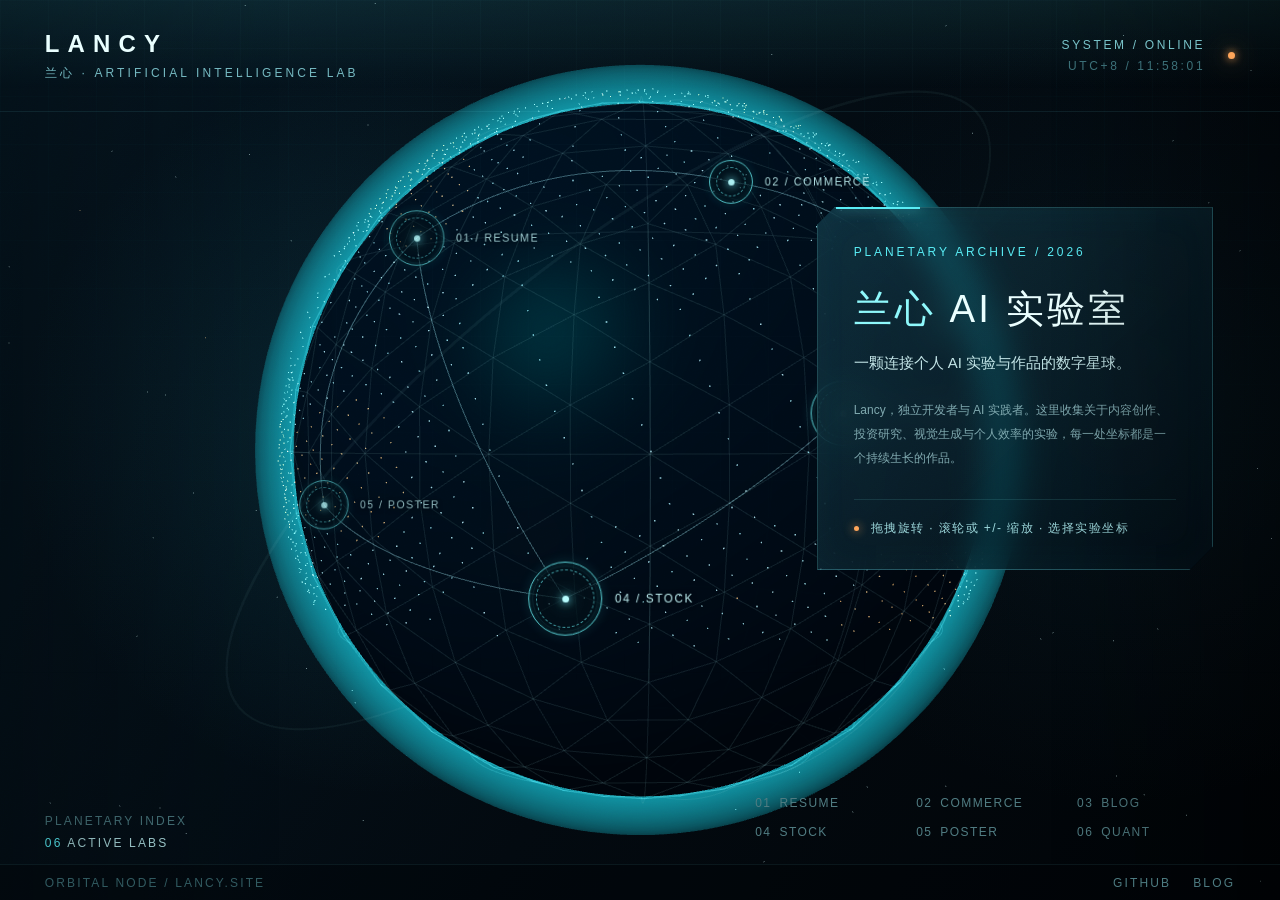
<file: index.html>
<!DOCTYPE html>
<html lang="zh-CN">
<head>
  <meta charset="UTF-8">
  <meta name="viewport" content="width=device-width, initial-scale=1.0, viewport-fit=cover">
  <meta name="theme-color" content="#041018">
  <title>Lancy · 兰心 AI 实验室</title>
  <meta name="description" content="Lancy 兰心 AI 实验室，以数字星球连接 AI 简历、内容创作、视觉生成、智能选股与量化研究等持续生长的个人实验。">
  <meta name="keywords" content="Lancy,兰心,AI实验室,AI简历助手,AI视频生成,AI选股器,AI海报生成,量化交易,AI工具">
  <meta name="author" content="Lancy">
  <meta name="robots" content="index, follow">
  <link rel="canonical" href="https://lancy.site/">

  <meta property="og:type" content="website">
  <meta property="og:url" content="https://lancy.site/">
  <meta property="og:title" content="Lancy · 兰心 AI 实验室">
  <meta property="og:description" content="一颗连接个人 AI 实验与作品的数字星球。">
  <meta property="og:image" content="https://lancy.site/images/og-image.png">
  <meta property="og:locale" content="zh_CN">
  <meta property="og:site_name" content="Lancy AI Lab">

  <meta name="twitter:card" content="summary_large_image">
  <meta name="twitter:title" content="Lancy · 兰心 AI 实验室">
  <meta name="twitter:description" content="探索内容创作、投资研究、视觉生成与个人效率的 AI 实验。">
  <meta name="twitter:image" content="https://lancy.site/images/og-image.png">

  <link rel="icon" type="image/svg+xml" href="data:image/svg+xml,%3Csvg xmlns='http://www.w3.org/2000/svg' viewBox='0 0 100 100'%3E%3Ccircle cx='50' cy='50' r='42' fill='none' stroke='%2354edf5' stroke-width='5'/%3E%3Ccircle cx='50' cy='50' r='11' fill='%23ffa65a'/%3E%3C/svg%3E">
  <link rel="stylesheet" href="styles.css">

  <script type="importmap">
  {
    "imports": {
      "three": "./vendor/three.module.min.js"
    }
  }
  </script>

  <script type="application/ld+json">
  {
    "@context": "https://schema.org",
    "@type": "WebSite",
    "name": "Lancy · 兰心 AI 实验室",
    "url": "https://lancy.site/",
    "description": "个人 AI 实验与作品集合",
    "author": {"@type":"Person","name":"Lancy","url":"https://github.com/robin-fc"}
  }
  </script>
  <script type="application/ld+json">
  {
    "@context": "https://schema.org",
    "@type": "ItemList",
    "name": "Lancy AI 实验列表",
    "itemListElement": [
      {"@type":"SoftwareApplication","position":1,"name":"AI 简历助手","url":"https://resume.lancy.site"},
      {"@type":"SoftwareApplication","position":2,"name":"电商生视频","url":"https://ecommerce.lancy.site"},
      {"@type":"SoftwareApplication","position":3,"name":"公众号优化","url":"https://blog.lancy.site"},
      {"@type":"SoftwareApplication","position":4,"name":"AI 选股器","url":"https://stock.lancy.site"},
      {"@type":"SoftwareApplication","position":5,"name":"AI 海报生成","url":"https://poster.lancy.site"},
      {"@type":"SoftwareApplication","position":6,"name":"AI 量化交易","url":"https://quant.lancy.site"}
    ]
  }
  </script>
</head>
<body>
  <div class="app" id="app" data-state="idle">
    <header class="topbar">
      <a class="brand" href="/" aria-label="Lancy 兰心 AI 实验室首页">
        <span class="brand-name">LANCY</span>
        <span class="brand-sub">兰心 · ARTIFICIAL INTELLIGENCE LAB</span>
      </a>
      <div class="system-status" aria-label="系统在线">
        <span class="status-copy">SYSTEM / ONLINE</span>
        <span class="status-light"></span>
        <time id="clock">UTC+8 / --:--:--</time>
      </div>
    </header>

    <main class="lab" id="lab">
      <div class="scene" id="scene" aria-hidden="true"></div>
      <div class="grid-plane" aria-hidden="true"></div>
      <div class="scanline" aria-hidden="true"></div>

      <section class="intro-panel hud-panel" aria-labelledby="main-heading">
        <span class="eyebrow">PLANETARY ARCHIVE / 2026</span>
        <h1 id="main-heading"><span>兰心</span> AI 实验室</h1>
        <p class="intro-lead">一颗连接个人 AI 实验与作品的数字星球。</p>
        <p class="intro-author">Lancy，独立开发者与 AI 实践者。这里收集关于内容创作、投资研究、视觉生成与个人效率的实验，每一处坐标都是一个持续生长的作品。</p>
        <div class="intro-command">
          <span class="command-dot"></span>
          <span>拖拽旋转 · 滚轮或 +/- 缩放 · 选择实验坐标</span>
        </div>
      </section>

      <div class="markers" id="markers" aria-label="星球实验地点"></div>

      <button class="portal-entry" id="portal-entry" type="button" aria-label="从上海进入兰心 AI 艺廊">
        <span class="portal-entry-pulse" aria-hidden="true"></span>
        <span class="portal-entry-copy">
          <b>SHANGHAI</b>
          <small>ENTER THE ARCHIVE</small>
        </span>
      </button>

      <section class="project-stage" id="project-stage" aria-live="polite" aria-hidden="true">
        <button class="close-project" id="close-project" type="button" aria-label="关闭项目预览">
          <span></span><span></span>
        </button>

        <article class="project-info hud-panel">
          <img class="project-info-bg" id="preview-fallback" src="images/stock.jpg" alt="" aria-hidden="true">
          <div class="project-info-shade" aria-hidden="true"></div>
          <div class="project-info-content">
            <span class="project-coordinate" id="project-coordinate">LAB COORDINATE 04</span>
            <h2 id="project-title">AI 选股器</h2>
            <p class="project-kicker" id="project-kicker">SIGNAL INTELLIGENCE</p>
            <div class="info-rule"></div>
            <p class="project-description" id="project-description"></p>
            <span class="capability-label">CAPABILITIES</span>
            <ul class="capability-list" id="capability-list"></ul>
            <a class="enter-project" id="enter-project" href="https://stock.lancy.site" target="_blank" rel="noopener noreferrer">
              <span>进入实验</span>
              <svg viewBox="0 0 24 24" aria-hidden="true"><path d="M7 4l8 8-8 8M15 12H2"/></svg>
            </a>
            <span class="lock-note">PROJECT SNAPSHOT / READ ONLY</span>
          </div>
        </article>
      </section>

      <nav class="lab-index" id="lab-index" aria-label="实验索引"></nav>
      <div class="planet-meta" aria-hidden="true">
        <span>PLANETARY INDEX</span>
        <strong><b id="active-count">06</b> ACTIVE LABS</strong>
      </div>
    </main>

    <footer class="footerbar">
      <span>ORBITAL NODE / LANCY.SITE</span>
      <nav aria-label="外部链接">
        <a href="https://github.com/robin-fc" target="_blank" rel="noopener noreferrer">GITHUB</a>
        <a href="https://robin-fc.github.io/" target="_blank" rel="noopener noreferrer">BLOG</a>
      </nav>
    </footer>

    <div class="loader" id="loader" role="status" aria-label="正在加载数字星球">
      <div class="loader-orbit"><span></span></div>
      <span class="loader-label">INITIALIZING PLANET</span>
    </div>

    <section class="portal-transition" id="portal-transition" aria-live="polite" aria-hidden="true">
      <div class="portal-flare" aria-hidden="true"></div>
      <div class="portal-progress-wrap">
        <span class="portal-kicker">SHANGHAI / 31.2304° N · 121.4737° E</span>
        <strong id="portal-status">定位上海坐标</strong>
        <div class="portal-progress" aria-hidden="true"><span id="portal-progress-bar"></span></div>
        <span class="portal-percent" id="portal-percent">00%</span>
      </div>
    </section>

    <section class="gallery-ui" id="gallery-ui" aria-hidden="true">
      <div class="gallery-title">
        <span>LANCY / PRIVATE ARCHIVE</span>
        <strong>AI 作品艺廊</strong>
      </div>
      <div class="gallery-greeting" id="gallery-greeting">你好，欢迎来到兰心实验室！请随便看看</div>
      <button class="gallery-switch" id="gallery-switch" type="button" aria-label="选择场景" aria-haspopup="true" aria-expanded="false"><img src="images/switch.svg" alt="" /></button>
      <div class="gallery-scene-menu" id="gallery-scene-menu" aria-label="场景列表" hidden>
        <button class="gallery-scene-option" type="button" data-scene-index="0" aria-label="切换到场景 1"><img src="images/1.png" alt="" /><span>1</span></button>
        <button class="gallery-scene-option" type="button" data-scene-index="1" aria-label="切换到场景 2"><img src="images/2.png" alt="" /><span>2</span></button>
        <button class="gallery-scene-option" type="button" data-scene-index="2" aria-label="切换到场景 3"><img src="images/3.png" alt="" /><span>3</span></button>
        <button class="gallery-scene-option" type="button" data-scene-index="3" aria-label="切换到场景 4"><img src="images/4.png" alt="" /><span>4</span></button>
      </div>
      <div class="gallery-coords" id="gallery-coords">x 0.00 y 0.00 z 0.00</div>
      <button class="gallery-back" id="gallery-back" type="button">
        <span aria-hidden="true">←</span> 返回星球
      </button>
      <div class="gallery-reticle" aria-hidden="true"><span></span></div>
      <div class="gallery-focus" id="gallery-focus" aria-live="polite">
        <span id="gallery-focus-lab">探索空间</span>
        <strong id="gallery-focus-title">靠近墙面作品并点击查看</strong>
        <small id="gallery-focus-action">WASD 移动 · 拖拽环视 · 滚轮或 +/- 缩放</small>
      </div>
      <div class="gallery-controls" aria-label="艺廊操作提示">
        <div class="key-grid" aria-hidden="true">
          <kbd>W</kbd><kbd>A</kbd><kbd>S</kbd><kbd>D</kbd>
        </div>
        <p><b>移动</b><span>拖拽环视 · 滚轮或 +/- 缩放 · Shift 慢跑 · E 打开展品</span></p>
      </div>
      <div class="mobile-stick" id="mobile-stick" aria-label="移动摇杆">
        <span id="mobile-stick-knob"></span>
      </div>
      <button class="mobile-run" id="mobile-run" type="button" aria-pressed="false">RUN</button>
    </section>

    <div class="gallery-error" id="gallery-error" role="alert" hidden>
      <strong>空间连接失败</strong>
      <p id="gallery-error-copy">模型暂时无法载入，请检查网络后重试。</p>
      <div>
        <button id="gallery-retry" type="button">重新载入</button>
        <button id="gallery-error-back" type="button">返回星球</button>
      </div>
    </div>
  </div>

  <noscript>
    <section class="noscript-fallback">
      <h1>Lancy · 兰心 AI 实验室</h1>
      <p>请启用 JavaScript 体验数字星球，或直接访问以下实验：</p>
      <a href="https://resume.lancy.site">AI 简历助手</a>
      <a href="https://ecommerce.lancy.site">电商生视频</a>
      <a href="https://blog.lancy.site">公众号优化</a>
      <a href="https://stock.lancy.site">AI 选股器</a>
      <a href="https://poster.lancy.site">AI 海报生成</a>
      <a href="https://quant.lancy.site">AI 量化交易</a>
    </section>
  </noscript>

  <script type="module" src="js/app.js"></script>
</body>
</html>
</file>
<file: styles.css>
:root {
  --ink: #eaffff;
  --muted: #8bb6bc;
  --dim: #46737b;
  --cyan: #59edf5;
  --cyan-soft: rgba(89, 237, 245, 0.28);
  --orange: #ffa65a;
  --night: #02080d;
  --panel: rgba(6, 24, 34, 0.72);
  --line: rgba(116, 239, 244, 0.2);
  --ease-orbit: cubic-bezier(0.22, 0.78, 0.24, 1);
}

* {
  box-sizing: border-box;
}

html {
  background: var(--night);
  color-scheme: dark;
}

body {
  margin: 0;
  min-width: 320px;
  min-height: 100vh;
  overflow: hidden;
  background: var(--night);
  color: var(--ink);
  font-family: "Bahnschrift", "Microsoft YaHei UI", "PingFang SC", sans-serif;
}

button,
a {
  -webkit-tap-highlight-color: transparent;
}

button {
  font: inherit;
}

button:focus-visible,
a:focus-visible {
  outline: 1px solid var(--orange);
  outline-offset: 5px;
}

.app {
  position: relative;
  width: 100vw;
  height: 100vh;
  height: 100dvh;
  min-height: 620px;
  overflow: hidden;
  overflow: clip;
  isolation: isolate;
  background:
    radial-gradient(circle at 30% 48%, rgba(32, 128, 150, 0.19), transparent 36%),
    radial-gradient(circle at 88% 46%, rgba(29, 81, 101, 0.15), transparent 32%),
    linear-gradient(125deg, #061722 0%, #030a10 58%, #010407 100%);
}

.app::before,
.app::after {
  position: absolute;
  z-index: 2;
  content: "";
  pointer-events: none;
}

.app::before {
  inset: 0;
  opacity: 0.33;
  background-image: url("data:image/svg+xml,%3Csvg xmlns='http://www.w3.org/2000/svg' width='140' height='140' viewBox='0 0 140 140'%3E%3Cfilter id='n'%3E%3CfeTurbulence type='fractalNoise' baseFrequency='.85' numOctaves='2' stitchTiles='stitch'/%3E%3C/filter%3E%3Crect width='100%25' height='100%25' filter='url(%23n)' opacity='.11'/%3E%3C/svg%3E");
  mix-blend-mode: soft-light;
}

.app::after {
  inset: 0;
  background: linear-gradient(90deg, rgba(0, 0, 0, 0.22), transparent 22%, transparent 82%, rgba(0, 0, 0, 0.3));
}

.topbar {
  position: absolute;
  z-index: 40;
  top: 0;
  left: 0;
  display: flex;
  width: 100%;
  height: 112px;
  align-items: center;
  justify-content: space-between;
  padding: 0 clamp(26px, 3.5vw, 64px);
  border-bottom: 1px solid rgba(112, 229, 235, 0.09);
  pointer-events: none;
}

.brand {
  display: flex;
  flex-direction: column;
  color: var(--ink);
  text-decoration: none;
  pointer-events: auto;
}

.brand-name {
  font-family: "Century Gothic", "Bahnschrift", sans-serif;
  font-size: 24px;
  font-weight: 700;
  letter-spacing: 0.34em;
}

.brand-sub {
  margin-top: 7px;
  color: #75b9c1;
  font-size: 12px;
  letter-spacing: 0.26em;
}

.system-status {
  display: grid;
  grid-template-columns: auto 14px;
  column-gap: 16px;
  align-items: center;
  justify-items: end;
  color: #79c4ca;
  font-size: 12px;
  letter-spacing: 0.22em;
}

.system-status time {
  grid-column: 1 / 2;
  margin-top: 7px;
  color: #3c7179;
}

.status-light {
  grid-row: 1 / 3;
  grid-column: 2;
  width: 7px;
  height: 7px;
  border-radius: 50%;
  background: var(--orange);
  box-shadow: 0 0 8px var(--orange), 0 0 22px rgba(255, 166, 90, 0.68);
  animation: status-pulse 2.4s ease-in-out infinite;
}

.lab {
  position: absolute;
  z-index: 1;
  inset: 0;
}

.scene,
.scene canvas {
  position: absolute;
  inset: 0;
  width: 100%;
  height: 100%;
}

.scene canvas {
  display: block;
}

.scene {
  opacity: 1;
  transition: opacity 1.05s var(--ease-orbit);
}

.app[data-state="portal-blackout"],
.app[data-state="gallery-reveal"] {
  background: #000;
}

.app[data-state="portal-blackout"] .scene,
.app[data-state="gallery-reveal"] .scene {
  opacity: 0;
  transition-duration: 0.42s;
}

.grid-plane {
  position: absolute;
  z-index: 0;
  inset: 0;
  opacity: 0.42;
  pointer-events: none;
  background-image:
    linear-gradient(rgba(92, 220, 228, 0.055) 1px, transparent 1px),
    linear-gradient(90deg, rgba(92, 220, 228, 0.055) 1px, transparent 1px);
  background-size: 48px 48px;
  mask-image: linear-gradient(to bottom, black, transparent 92%);
}

.scanline {
  position: absolute;
  z-index: 4;
  top: -10%;
  left: 0;
  width: 100%;
  height: 20%;
  opacity: 0.09;
  pointer-events: none;
  background: linear-gradient(to bottom, transparent, var(--cyan), transparent);
  animation: scan 8s linear infinite;
}

.hud-panel {
  border: 1px solid rgba(111, 235, 241, 0.24);
  background:
    linear-gradient(135deg, rgba(20, 58, 72, 0.66), rgba(4, 15, 23, 0.82)),
    linear-gradient(90deg, rgba(96, 236, 242, 0.04), transparent);
  box-shadow: inset 0 0 40px rgba(71, 208, 220, 0.035), 0 30px 80px rgba(0, 0, 0, 0.2);
  backdrop-filter: blur(16px) saturate(115%);
}

.intro-panel {
  position: absolute;
  z-index: 20;
  top: 23%;
  right: 5.2%;
  width: min(31vw, 460px);
  padding: 34px 36px 32px;
  clip-path: polygon(0 18px, 18px 0, 100% 0, 100% calc(100% - 24px), calc(100% - 24px) 100%, 0 100%);
  transition: opacity 0.5s ease, transform 0.7s var(--ease-orbit), visibility 0.5s;
}

.app[data-state="active"] .intro-panel {
  visibility: hidden;
  opacity: 0;
  transform: translateX(48px);
}

.intro-panel::before,
.project-info::before {
  position: absolute;
  top: -1px;
  left: 18px;
  width: 84px;
  height: 2px;
  content: "";
  background: var(--cyan);
  box-shadow: 0 0 12px rgba(89, 237, 245, 0.7);
}

.eyebrow,
.project-coordinate,
.capability-label {
  color: var(--cyan);
  font-size: 12px;
  letter-spacing: 0.24em;
}

.intro-panel h1 {
  margin: 24px 0 14px;
  font-size: clamp(30px, 3vw, 48px);
  font-weight: 300;
  letter-spacing: 0.08em;
}

.intro-panel h1 span {
  color: #8ef8fb;
  font-family: "STSong", "SimSun", serif;
  font-weight: 400;
}

.intro-lead {
  margin: 0 0 22px;
  color: #c3e6e8;
  font-size: 15px;
  line-height: 1.8;
}

.intro-author {
  margin: 0;
  color: #7fa9af;
  font-size: 12px;
  line-height: 2;
}

.intro-command {
  display: flex;
  margin-top: 29px;
  padding-top: 20px;
  align-items: center;
  gap: 12px;
  border-top: 1px solid rgba(108, 226, 232, 0.13);
  color: #9cd8dc;
  font-size: 12px;
  letter-spacing: 0.12em;
}

.command-dot,
.live-dot {
  display: inline-block;
  flex: 0 0 auto;
  width: 5px;
  height: 5px;
  border-radius: 50%;
  background: var(--orange);
  box-shadow: 0 0 10px var(--orange);
}

.markers {
  position: absolute;
  z-index: 18;
  inset: 0;
  pointer-events: none;
}

.location-marker {
  --marker-size: 52px;
  position: absolute;
  top: 0;
  left: 0;
  display: flex;
  width: var(--marker-size);
  height: var(--marker-size);
  padding: 0;
  align-items: center;
  justify-content: center;
  border: 0;
  border-radius: 50%;
  opacity: 0;
  color: #d8feff;
  background: rgba(3, 17, 25, 0.68);
  cursor: pointer;
  pointer-events: auto;
  transform: translate3d(
    calc(var(--marker-x, 0px) - 50%),
    calc(var(--marker-y, 0px) - 50%),
    0
  ) scale(var(--depth-scale, 1));
  transition: opacity 0.3s ease, filter 0.3s ease;
  will-change: transform, opacity;
}

.marker-ring,
.marker-ring::before,
.marker-ring::after {
  position: absolute;
  border-radius: 50%;
  content: "";
}

.marker-ring {
  inset: 1px;
  border: 1px solid rgba(105, 241, 247, 0.85);
  box-shadow: inset 0 0 10px rgba(67, 218, 226, 0.14), 0 0 14px rgba(67, 218, 226, 0.14);
}

.marker-ring::before {
  inset: 7px;
  border: 1px dashed rgba(105, 241, 247, 0.68);
  animation: marker-spin 15s linear infinite;
}

.marker-ring::after {
  inset: -8px;
  border: 1px solid rgba(105, 241, 247, 0.09);
  transform: scale(0.75);
  transition: transform 0.35s ease, opacity 0.35s ease;
}

.marker-core {
  width: 7px;
  height: 7px;
  border-radius: 50%;
  background: #b7fdff;
  box-shadow: 0 0 8px #73f4fa, 0 0 18px rgba(115, 244, 250, 0.8);
}

.marker-label {
  position: absolute;
  left: calc(100% + 12px);
  width: max-content;
  max-width: 150px;
  color: #bdeef0;
  font-size: 12px;
  letter-spacing: 0.14em;
  text-align: left;
  text-shadow: 0 2px 6px #001016;
  transition: color 0.3s, transform 0.3s;
}

.location-marker:hover .marker-ring::after,
.location-marker:focus-visible .marker-ring::after {
  opacity: 0.7;
  transform: scale(1.12);
}

.location-marker:hover .marker-label,
.location-marker:focus-visible .marker-label {
  color: white;
  transform: translateX(3px);
}

.location-marker.is-selected {
  z-index: 3;
  color: #fff3de;
  background: rgba(36, 25, 14, 0.76);
  filter: drop-shadow(0 0 12px rgba(255, 166, 90, 0.35));
}

.location-marker.is-selected .marker-ring {
  border-color: var(--orange);
  box-shadow: inset 0 0 12px rgba(255, 166, 90, 0.16), 0 0 18px rgba(255, 166, 90, 0.35);
}

.location-marker.is-selected .marker-ring::before,
.location-marker.is-selected .marker-ring::after {
  border-color: rgba(255, 177, 105, 0.7);
}

.location-marker.is-selected .marker-core {
  background: #ffd09e;
  box-shadow: 0 0 10px var(--orange), 0 0 22px rgba(255, 166, 90, 0.9);
}

.location-marker.is-selected .marker-label {
  color: #ffd09e;
}

.app[data-state="active"] .location-marker:not(.is-selected) {
  filter: saturate(0.6) brightness(0.55);
}

.project-stage {
  position: absolute;
  z-index: 16;
  top: 18%;
  right: 4.2%;
  bottom: 14%;
  width: min(36vw, 560px);
  visibility: hidden;
  pointer-events: none;
}

.app[data-state="active"] .project-stage {
  visibility: visible;
}

.close-project {
  position: absolute;
  z-index: 8;
  top: -42px;
  right: 0;
  width: 32px;
  height: 32px;
  border: 1px solid rgba(99, 229, 236, 0.42);
  background: rgba(4, 17, 25, 0.86);
  cursor: pointer;
  opacity: 0;
  pointer-events: auto;
  transform: rotate(-45deg) scale(0.75);
  transition: opacity 0.35s 0.45s, transform 0.5s 0.45s var(--ease-orbit), border-color 0.25s;
}

.app[data-state="active"] .close-project {
  opacity: 1;
  transform: rotate(0) scale(1);
}

.close-project:hover {
  border-color: var(--orange);
}

.close-project span {
  position: absolute;
  top: 15px;
  left: 8px;
  width: 15px;
  height: 1px;
  background: var(--cyan);
}

.close-project span:first-child { transform: rotate(45deg); }
.close-project span:last-child { transform: rotate(-45deg); }

.project-info {
  position: relative;
  width: 100%;
  height: 100%;
  overflow: hidden;
  border: 1px solid rgba(112, 239, 244, 0.52);
  opacity: 0;
  pointer-events: auto;
  clip-path: polygon(0 22px, 22px 0, calc(100% - 52px) 0, calc(100% - 40px) 10px, 100% 10px, 100% calc(100% - 28px), calc(100% - 28px) 100%, 0 100%);
  box-shadow:
    0 36px 90px rgba(0, 0, 0, 0.48),
    0 0 36px rgba(61, 210, 222, 0.08),
    inset 0 0 52px rgba(50, 208, 220, 0.05);
  transform: translateX(76px) scale(0.96);
  transform-origin: right center;
  transition: opacity 0.5s 0.12s ease, transform 0.78s 0.08s var(--ease-orbit);
}

.project-info::before {
  z-index: 4;
  width: 112px;
  background: linear-gradient(90deg, var(--cyan), rgba(89, 237, 245, 0));
}

.project-info::after {
  position: absolute;
  z-index: 3;
  inset: 8px;
  border: 1px solid rgba(118, 236, 241, 0.13);
  content: "";
  pointer-events: none;
  clip-path: polygon(0 15px, 15px 0, 100% 0, 100% calc(100% - 20px), calc(100% - 20px) 100%, 0 100%);
}

.app[data-state="active"] .project-info {
  opacity: 1;
  transform: translateX(0) scale(1);
}

.project-info-bg {
  position: absolute;
  z-index: 0;
  inset: 0;
  width: 100%;
  height: 100%;
  object-fit: cover;
  object-position: center;
  opacity: 0.4;
  filter: saturate(0.68) contrast(1.06) brightness(0.56) blur(0.7px);
  transform: scale(1.06);
  transition: opacity 0.55s ease, transform 1.1s var(--ease-orbit);
}

.app[data-state="active"] .project-info-bg {
  transform: scale(1);
}

.project-info-shade {
  position: absolute;
  z-index: 1;
  inset: 0;
  background:
    linear-gradient(180deg, rgba(3, 17, 25, 0.5) 0%, rgba(3, 15, 23, 0.72) 42%, rgba(2, 10, 16, 0.97) 78%),
    linear-gradient(90deg, rgba(3, 15, 23, 0.86), rgba(3, 15, 23, 0.18) 76%);
  backdrop-filter: blur(1.5px);
}

.project-info-content {
  position: relative;
  z-index: 2;
  display: flex;
  height: 100%;
  padding: clamp(34px, 3vw, 52px) clamp(28px, 2.8vw, 46px) clamp(28px, 2.4vw, 40px);
  flex-direction: column;
}

.project-info h2 {
  margin: 20px 0 8px;
  font-size: clamp(24px, 2.2vw, 36px);
  font-weight: 300;
  letter-spacing: 0.08em;
}

.project-kicker {
  margin: 0;
  color: var(--orange);
  font-size: 12px;
  letter-spacing: 0.22em;
}

.info-rule {
  width: 100%;
  height: 1px;
  margin: 28px 0 24px;
  background: linear-gradient(to right, rgba(96, 230, 236, 0.34), transparent);
}

.project-description {
  min-height: 84px;
  margin: 0 0 30px;
  color: #9fc3c7;
  font-size: 12px;
  line-height: 2;
}

.capability-label {
  color: #4f7e85;
}

.capability-list {
  display: grid;
  margin: 20px 0 30px;
  padding: 0;
  grid-template-columns: 1fr 1fr;
  gap: 13px 10px;
  list-style: none;
}

.capability-list li {
  color: #b7e2e4;
  font-size: 12px;
  letter-spacing: 0.08em;
}

.capability-list b {
  margin-right: 7px;
  color: #5bcbd2;
  font-weight: 400;
}

.enter-project {
  display: flex;
  margin-top: auto;
  width: 100%;
  height: 54px;
  padding: 0 18px;
  align-items: center;
  justify-content: space-between;
  border: 1px solid rgba(103, 232, 239, 0.4);
  color: #e8ffff;
  background: rgba(13, 46, 59, 0.62);
  font-size: 12px;
  letter-spacing: 0.2em;
  text-decoration: none;
  transition: border-color 0.25s, background 0.25s, transform 0.25s;
}

.enter-project:hover {
  border-color: var(--orange);
  background: rgba(35, 50, 52, 0.8);
  transform: translateX(3px);
}

.enter-project svg {
  width: 25px;
  fill: none;
  stroke: var(--orange);
  stroke-width: 1.5;
}

.lock-note {
  display: block;
  margin-top: 21px;
  color: #3c6a71;
  font-size: 12px;
  letter-spacing: 0.15em;
}

.lab-index {
  position: absolute;
  z-index: 24;
  right: 5%;
  bottom: 6.5%;
  display: grid;
  width: min(36vw, 560px);
  grid-template-columns: repeat(3, 1fr);
  gap: 9px 22px;
  pointer-events: auto;
  transition: opacity 0.45s, transform 0.65s var(--ease-orbit);
}

.index-button {
  display: flex;
  padding: 3px 0;
  gap: 8px;
  border: 0;
  color: #507c82;
  background: transparent;
  font-size: 12px;
  letter-spacing: 0.12em;
  text-align: left;
  cursor: pointer;
  transition: color 0.25s, transform 0.25s;
}

.index-button:hover,
.index-button.is-selected {
  color: var(--orange);
  transform: translateX(3px);
}

.index-button b {
  font-weight: 400;
}

.planet-meta {
  position: absolute;
  z-index: 14;
  bottom: 5.6%;
  left: 3.5%;
  display: flex;
  flex-direction: column;
  gap: 8px;
  color: #47747b;
  font-size: 12px;
  letter-spacing: 0.18em;
}

.planet-meta strong {
  color: #a8d8db;
  font-size: 12px;
  font-weight: 400;
}

.planet-meta b {
  color: var(--cyan);
  font-weight: 400;
}

.footerbar {
  position: absolute;
  z-index: 30;
  bottom: 0;
  left: 0;
  display: flex;
  width: 100%;
  height: 36px;
  padding: 0 clamp(26px, 3.5vw, 64px);
  align-items: center;
  justify-content: space-between;
  border-top: 1px solid rgba(112, 229, 235, 0.08);
  color: #315b61;
  background: rgba(0, 5, 8, 0.34);
  font-size: 12px;
  letter-spacing: 0.18em;
}

.footerbar nav {
  display: flex;
  gap: 22px;
}

.footerbar a {
  color: #4d7c82;
  text-decoration: none;
  transition: color 0.2s;
}

.footerbar a:hover { color: var(--cyan); }

.loader {
  position: absolute;
  z-index: 100;
  inset: 0;
  display: flex;
  align-items: center;
  justify-content: center;
  flex-direction: column;
  gap: 18px;
  background: #02080d;
  transition: opacity 0.7s ease, visibility 0.7s;
}

.app.is-ready .loader {
  visibility: hidden;
  opacity: 0;
}

.loader-orbit {
  position: relative;
  width: 64px;
  height: 64px;
  border: 1px solid rgba(87, 235, 243, 0.18);
  border-radius: 50%;
  animation: marker-spin 2.8s linear infinite;
}

.loader-orbit::before {
  position: absolute;
  inset: 10px;
  border: 1px dashed rgba(87, 235, 243, 0.5);
  border-radius: 50%;
  content: "";
}

.loader-orbit span {
  position: absolute;
  top: -3px;
  left: 29px;
  width: 6px;
  height: 6px;
  border-radius: 50%;
  background: var(--orange);
  box-shadow: 0 0 10px var(--orange);
}

.loader-label {
  color: #6ab1b8;
  font-size: 12px;
  letter-spacing: 0.26em;
}

.webgl-notice {
  position: fixed;
  z-index: 120;
  right: 24px;
  bottom: 52px;
  max-width: 320px;
  padding: 14px 18px;
  border: 1px solid var(--line);
  color: var(--muted);
  background: rgba(3, 14, 21, 0.9);
  font-size: 12px;
}

.noscript-fallback {
  position: fixed;
  z-index: 200;
  inset: 0;
  display: flex;
  padding: 40px;
  align-items: flex-start;
  flex-direction: column;
  gap: 16px;
  background: #041018;
}

.noscript-fallback a { color: var(--cyan); }

@keyframes status-pulse {
  50% { opacity: 0.45; transform: scale(0.78); }
}

@keyframes marker-spin {
  to { transform: rotate(360deg); }
}

@keyframes scan {
  from { transform: translateY(-30vh); }
  to { transform: translateY(120vh); }
}

@media (max-width: 1180px) {
  .intro-panel { width: min(34vw, 410px); }
  .project-stage {
    right: 3.2%;
    width: min(43vw, 500px);
  }
  .project-info-content { padding: 32px 28px 28px; }
  .project-description { font-size: 12px; }
}

@media (max-width: 900px) {
  .app { min-height: 560px; }
  .topbar { height: 84px; padding: 0 22px; }
  .brand-name { font-size: 19px; }
  .brand-sub { font-size: 7px; }
  .status-copy { display: none; }
  .system-status { grid-template-columns: auto 12px; }
  .system-status time { grid-row: 1; margin-top: 0; }
  .intro-panel {
    top: auto;
    right: 18px;
    bottom: 74px;
    left: 18px;
    width: auto;
    padding: 24px;
  }
  .intro-panel h1 { margin: 15px 0 8px; font-size: 29px; }
  .intro-lead { margin-bottom: 10px; font-size: 12px; }
  .intro-author { display: none; }
  .intro-command { margin-top: 14px; padding-top: 13px; }
  .app[data-state="active"] .intro-panel {
    visibility: hidden;
    opacity: 0;
    transform: translateY(30px);
  }
  .project-stage {
    z-index: 26;
    top: 43%;
    right: 12px;
    bottom: 43px;
    left: 12px;
    width: auto;
    overflow-x: hidden;
    overflow-y: auto;
  }
  .project-info {
    height: auto;
    min-height: 100%;
  }
  .project-info-content {
    height: auto;
    min-height: 100%;
    padding: 32px 26px 34px;
  }
  .project-info h2 { font-size: 25px; }
  .project-description { min-height: auto; margin-bottom: 20px; }
  .capability-list { margin: 15px 0 22px; }
  .close-project {
    position: absolute;
    z-index: 40;
    top: 12px;
    right: 12px;
    border-color: var(--orange);
    background: rgba(3, 18, 27, 0.96);
  }
  .lab-index { display: none; }
  .planet-meta { bottom: 48%; }
  .footerbar { padding: 0 20px; }
  .footerbar > span { display: none; }
  .footerbar { justify-content: flex-end; }
}

@media (max-width: 560px) {
  .brand-sub { letter-spacing: 0.14em; font-size: 12px; }
  .system-status time { display: none; }
  .intro-panel { bottom: 55px; }
  .eyebrow { font-size: 12px; }
  .intro-command { font-size: 12px; }
  .project-stage { top: 44%; }
  .project-info-content { padding: 27px 20px 30px; }
  .project-info h2 { margin-top: 15px; }
  .info-rule { margin: 20px 0 17px; }
  .project-description { font-size: 12px; }
  .planet-meta { left: 20px; }
}

@media (prefers-reduced-motion: reduce) {
  *,
  *::before,
  *::after {
    scroll-behavior: auto !important;
    animation-duration: 0.01ms !important;
    animation-iteration-count: 1 !important;
    transition-duration: 0.01ms !important;
  }
}

/* Shanghai portal and immersive gallery */
.portal-entry {
  position: absolute;
  z-index: 23;
  top: 0;
  left: 0;
  display: flex;
  width: 88px;
  height: 88px;
  padding: 0;
  align-items: center;
  justify-content: center;
  border: 0;
  border-radius: 50%;
  opacity: 0;
  color: #f7fbff;
  background: transparent;
  cursor: pointer;
  pointer-events: none;
  transform: translate3d(
    calc(var(--portal-x, 0px) - 50%),
    calc(var(--portal-y, 0px) - 50%),
    0
  ) scale(var(--portal-depth, 1));
  transition: opacity 0.3s ease, filter 0.3s ease;
  will-change: transform, opacity;
}

.portal-entry.is-visible { opacity: 1; pointer-events: auto; }
.portal-entry:hover,
.portal-entry:focus-visible { filter: drop-shadow(0 0 18px rgba(232, 240, 255, 0.85)); }

.portal-entry-pulse {
  position: absolute;
  inset: 25px;
  border: 1px solid rgba(235, 242, 255, 0.85);
  border-radius: 50%;
  box-shadow: 0 0 16px rgba(225, 236, 255, 0.74), inset 0 0 10px rgba(255, 255, 255, 0.38);
}

.portal-entry-pulse::before,
.portal-entry-pulse::after {
  position: absolute;
  inset: -9px;
  border: 1px solid rgba(211, 222, 240, 0.32);
  border-radius: 50%;
  content: "";
  animation: portal-pulse 2.8s ease-out infinite;
}

.portal-entry-pulse::after { animation-delay: 1.4s; }

.portal-entry-copy {
  position: absolute;
  left: calc(100% - 10px);
  display: flex;
  width: max-content;
  padding: 8px 11px;
  flex-direction: column;
  gap: 4px;
  border-left: 1px solid rgba(232, 240, 255, 0.58);
  color: rgba(242, 247, 255, 0.9);
  background: linear-gradient(90deg, rgba(12, 24, 34, 0.72), transparent);
  text-align: left;
  text-shadow: 0 2px 8px #000;
}

.portal-entry-copy b { font-size: 12px; font-weight: 500; letter-spacing: 0.22em; }
.portal-entry-copy small { color: rgba(195, 210, 230, 0.65); font-size: 10px; letter-spacing: 0.16em; }

.app[data-state="portal"] .portal-entry,
.app[data-state="gallery-loading"] .portal-entry,
.app[data-state="portal-blackout"] .portal-entry,
.app[data-state="gallery"] .portal-entry,
.app[data-state="gallery-error"] .portal-entry { opacity: 0; pointer-events: none; }

.app[data-state="portal"] .intro-panel,
.app[data-state="portal"] .markers,
.app[data-state="portal"] .lab-index,
.app[data-state="portal"] .planet-meta,
.app[data-state="portal"] .topbar,
.app[data-state="portal"] .footerbar,
.app[data-state="portal-blackout"] .intro-panel,
.app[data-state="portal-blackout"] .markers,
.app[data-state="portal-blackout"] .lab-index,
.app[data-state="portal-blackout"] .planet-meta,
.app[data-state="portal-blackout"] .topbar,
.app[data-state="portal-blackout"] .footerbar,
.app[data-state^="gallery"] .intro-panel,
.app[data-state^="gallery"] .markers,
.app[data-state^="gallery"] .lab-index,
.app[data-state^="gallery"] .planet-meta,
.app[data-state^="gallery"] .topbar,
.app[data-state^="gallery"] .footerbar {
  visibility: hidden;
  opacity: 0;
  pointer-events: none;
  transition: opacity 0.55s ease, visibility 0.55s;
}

.portal-transition {
  position: absolute;
  z-index: 90;
  inset: 0;
  display: flex;
  visibility: hidden;
  align-items: center;
  justify-content: center;
  overflow: hidden;
  opacity: 0;
  pointer-events: none;
  background:
    radial-gradient(circle at 50% 50%, rgba(70, 177, 190, 0), rgba(2, 8, 13, 0) 54%),
    rgba(2, 8, 13, 0);
  transition: opacity 0.5s ease, visibility 0.5s, background 3s ease-in;
}

.app[data-state="portal"] .portal-transition,
.app[data-state="gallery-loading"] .portal-transition,
.app[data-state="portal-blackout"] .portal-transition,
.app[data-state="gallery-reveal"] .portal-transition { visibility: visible; opacity: 1; }
.app[data-state="portal"] .portal-transition {
  background: rgba(0, 0, 0, 0.42);
}
.app[data-state="gallery-loading"] .portal-transition {
  background:
    radial-gradient(circle at 50% 46%, rgba(21, 70, 78, 0.1), transparent 38%),
    #010609;
}
.app[data-state="portal-blackout"] .portal-transition,
.app[data-state="gallery-reveal"] .portal-transition {
  background: #000;
  transition: background 0.42s ease;
}

.app[data-state="gallery"] .portal-transition {
  visibility: hidden;
  opacity: 0;
  transition: opacity 1.05s var(--ease-orbit), visibility 0s 1.05s;
}

.portal-flare {
  position: absolute;
  width: 20vmin;
  height: 20vmin;
  border-radius: 50%;
  opacity: 0;
  background: radial-gradient(circle,
    #000 0 32%,
    rgba(0, 0, 0, 0.98) 48%,
    rgba(0, 0, 0, 0.8) 63%,
    rgba(0, 0, 0, 0) 78%);
  box-shadow:
    inset 0 0 7vmin rgba(0, 0, 0, 0.42),
    0 0 28vmin 16vmin rgba(0, 0, 0, 0.68);
  transform: scale(0.22);
  will-change: transform, opacity;
}

.portal-flare::before,
.portal-flare::after {
  position: absolute;
  border: 1px solid rgba(122, 143, 148, 0.07);
  border-radius: 50%;
  content: "";
}

.portal-flare::before {
  inset: -24%;
  box-shadow: 0 0 4vmin rgba(0, 0, 0, 0.24);
}

.portal-flare::after {
  inset: -68%;
  border-color: rgba(122, 143, 148, 0.035);
}

.app[data-state="portal"] .portal-flare {
  opacity: 1;
  transform: scale(10);
  transition:
    opacity 0.8s 0.75s ease-in,
    transform 2.45s 0.65s cubic-bezier(0.18, 0.72, 0.22, 1);
}

.app[data-state="gallery-loading"] .portal-flare {
  opacity: 0.28;
  transform: scale(11);
  transition: opacity 0.7s ease, transform 0.9s ease-out;
}

.app[data-state="portal-blackout"] .portal-flare,
.app[data-state="gallery-reveal"] .portal-flare {
  opacity: 0;
  transform: scale(11.5);
  transition: opacity 0.32s ease-out, transform 0.42s ease-out;
}

.portal-progress-wrap {
  position: relative;
  z-index: 2;
  display: flex;
  width: min(420px, calc(100vw - 48px));
  padding: 28px 30px;
  flex-direction: column;
  border: 1px solid rgba(116, 239, 244, 0.2);
  opacity: 0;
  background: rgba(4, 18, 25, 0.78);
  box-shadow: 0 28px 90px rgba(0, 0, 0, 0.42), inset 0 0 38px rgba(89, 237, 245, 0.045);
  backdrop-filter: blur(18px);
  transform: translateY(16px);
  transition: opacity 0.45s ease, transform 0.6s var(--ease-orbit);
}

.app[data-state="gallery-loading"] .portal-progress-wrap { opacity: 1; transform: translateY(0); }
.portal-kicker { color: #8799aa; font-size: 11px; letter-spacing: 0.16em; }
.portal-progress-wrap strong { margin-top: 18px; color: #edf5ff; font-size: 20px; font-weight: 300; letter-spacing: 0.12em; }
.portal-progress { height: 2px; margin-top: 26px; overflow: hidden; background: rgba(221, 233, 248, 0.13); }
.portal-progress span { display: block; width: 0; height: 100%; background: linear-gradient(90deg, #3fa5b1, var(--cyan)); box-shadow: 0 0 12px rgba(89, 237, 245, 0.62); transition: width 0.25s ease; }
.portal-percent { margin-top: 10px; align-self: flex-end; color: #aab8c8; font-size: 12px; letter-spacing: 0.18em; }

.gallery-ui {
  position: absolute;
  z-index: 55;
  inset: 0;
  visibility: hidden;
  opacity: 0;
  pointer-events: none;
  transition: opacity 0.8s ease, visibility 0.8s;
}

.app[data-state="gallery-reveal"] .gallery-ui,
.app[data-state="gallery"] .gallery-ui { visibility: visible; }
.app[data-state="gallery"] .gallery-ui { opacity: 1; }
.gallery-switch {
  position: absolute;
  top: 74px;
  left: 252px;
  width: 42px;
  height: 42px;
  display: flex;
  align-items: center;
  justify-content: center;
  border: 1px solid rgba(220, 232, 245, 0.3);
  background: rgba(5, 12, 17, 0.64);
  cursor: pointer;
  pointer-events: auto;
  backdrop-filter: blur(12px);
}
.gallery-switch img {
  width: 22px;
  height: 22px;
  object-fit: contain;
}

.gallery-switch:hover { border-color: rgba(255, 255, 255, 0.75); }

.gallery-scene-menu {
  position: absolute;
  top: 124px;
  left: 252px;
  z-index: 58;
  display: grid;
  grid-template-columns: repeat(2, 160px);
  gap: 10px;
  padding: 10px;
  border: 1px solid rgba(220, 232, 245, 0.24);
  background: rgba(5, 12, 17, 0.78);
  backdrop-filter: blur(14px);
  pointer-events: auto;
}

.gallery-scene-menu[hidden] { display: none; }

.gallery-scene-option {
  position: relative;
  width: 160px;
  height: 80px;
  padding: 0;
  overflow: hidden;
  border: 1px solid rgba(220, 232, 245, 0.28);
  background: rgba(4, 12, 18, 0.72);
  color: var(--ink);
  cursor: pointer;
}

.gallery-scene-option img {
  display: block;
  width: 160px;
  height: 80px;
  object-fit: cover;
}

.gallery-scene-option span {
  position: absolute;
  left: 8px;
  bottom: 6px;
  display: grid;
  width: 22px;
  height: 22px;
  place-items: center;
  background: rgba(5, 12, 17, 0.78);
  border: 1px solid rgba(220, 232, 245, 0.38);
  font-size: 12px;
  line-height: 1;
}

.gallery-scene-option:hover,
.gallery-scene-option.is-active {
  border-color: rgba(117, 231, 239, 0.9);
}

.gallery-greeting {
  position: absolute;
  left: 50%;
  top: 56px;
  transform: translateX(-50%) translateY(-50%);
  max-width: 420px;
  width: calc(100% - 48px);
  padding: 14px 24px;
  background: linear-gradient(135deg, rgba(4, 20, 30, 0.9) 0%, rgba(8, 32, 48, 0.85) 100%);
  border: 1px solid rgba(89, 237, 245, 0.35);
  border-top: 1px solid rgba(89, 237, 245, 0.6);
  border-radius: 10px;
  backdrop-filter: blur(14px);
  color: var(--ink);
  font-size: 14px;
  letter-spacing: 0.04em;
  line-height: 1.6;
  text-align: center;
  opacity: 0;
  pointer-events: none;
  transition: opacity 0.4s ease;
  box-shadow: 0 0 20px rgba(89, 237, 245, 0.12), inset 0 1px 0 rgba(89, 237, 245, 0.15);
}
.gallery-greeting.is-visible {
  opacity: 1;
}

.gallery-title { position: absolute; top: 76px; left: 34px; display: flex; flex-direction: column; gap: 7px; text-shadow: 0 2px 12px #000; }
.gallery-coords {
  position: absolute;
  bottom: 28px;
  right: 34px;
  font-family: "SF Mono", "Fira Code", "Consolas", monospace;
  max-width: min(360px, calc(100vw - 68px));
  padding: 10px 12px;
  border: 1px solid rgba(212, 225, 238, 0.16);
  background: rgba(4, 12, 17, 0.54);
  backdrop-filter: blur(10px);
  font-size: 11px;
  line-height: 1.55;
  letter-spacing: 0.06em;
  white-space: pre;
  color: rgba(201, 215, 230, 0.72);
  text-shadow: 0 1px 6px rgba(0, 0, 0, 0.8);
  pointer-events: none;
  user-select: none;
}
.gallery-title span { color: rgba(212, 225, 238, 0.62); font-size: 11px; letter-spacing: 0.22em; }
.gallery-title strong { color: #f0f7ff; font-size: 20px; font-weight: 300; letter-spacing: 0.16em; }

.gallery-back {
  position: absolute;
  top: 30px;
  right: 34px;
  display: flex;
  min-height: 42px;
  padding: 0 16px;
  align-items: center;
  gap: 9px;
  border: 1px solid rgba(220, 232, 245, 0.3);
  color: #e8f3ff;
  background: rgba(5, 12, 17, 0.64);
  cursor: pointer;
  pointer-events: auto;
  backdrop-filter: blur(12px);
}

.gallery-back:hover { border-color: rgba(255, 255, 255, 0.75); }
.gallery-reticle { position: absolute; top: 50%; left: 50%; width: 22px; height: 22px; border: 1px solid rgba(235, 244, 255, 0.42); border-radius: 50%; transform: translate(-50%, -50%); }
.gallery-reticle span,
.gallery-reticle::before,
.gallery-reticle::after { position: absolute; content: ""; background: rgba(244, 248, 255, 0.8); }
.gallery-reticle span { inset: 9px; border-radius: 50%; }
.gallery-reticle::before { top: 10px; left: -6px; width: 32px; height: 1px; opacity: 0.35; }
.gallery-reticle::after { top: -6px; left: 10px; width: 1px; height: 32px; opacity: 0.35; }

.gallery-focus {
  position: absolute;
  bottom: 34px;
  left: 50%;
  display: flex;
  min-width: min(440px, calc(100vw - 48px));
  padding: 14px 20px;
  align-items: center;
  flex-direction: column;
  gap: 5px;
  border-top: 1px solid rgba(226, 237, 249, 0.28);
  color: #f5f9ff;
  background: linear-gradient(180deg, rgba(4, 11, 16, 0.76), rgba(4, 11, 16, 0.38));
  text-align: center;
  text-shadow: 0 2px 9px #000;
  backdrop-filter: blur(12px);
  transform: translateX(-50%);
}

.gallery-focus span,
.gallery-focus small { color: rgba(201, 215, 230, 0.62); font-size: 11px; letter-spacing: 0.16em; }
.gallery-focus strong { font-size: 14px; font-weight: 400; letter-spacing: 0.12em; }
.gallery-focus.is-project { border-top-color: rgba(255, 255, 255, 0.72); }

.gallery-controls { position: absolute; bottom: 28px; left: 32px; display: flex; align-items: flex-end; gap: 14px; }
.key-grid { display: grid; width: 76px; grid-template-columns: repeat(3, 22px); grid-template-rows: repeat(2, 22px); gap: 4px; }
.key-grid kbd { display: grid; width: 22px; height: 22px; place-items: center; border: 1px solid rgba(225, 236, 247, 0.34); color: rgba(239, 247, 255, 0.78); background: rgba(5, 12, 17, 0.64); font: 10px/1 "Bahnschrift", sans-serif; }
.key-grid kbd:nth-child(1) { grid-column: 2; grid-row: 1; }
.key-grid kbd:nth-child(2) { grid-column: 1; grid-row: 2; }
.key-grid kbd:nth-child(3) { grid-column: 2; grid-row: 2; }
.key-grid kbd:nth-child(4) { grid-column: 3; grid-row: 2; }
.gallery-controls p { display: flex; margin: 0 0 1px; flex-direction: column; gap: 4px; text-shadow: 0 2px 8px #000; }
.gallery-controls b { font-size: 12px; font-weight: 400; letter-spacing: 0.15em; }
.gallery-controls span { color: rgba(210, 223, 235, 0.58); font-size: 11px; }
.mobile-stick,
.mobile-run { display: none; }

.gallery-error {
  position: absolute;
  z-index: 110;
  top: 50%;
  left: 50%;
  width: min(410px, calc(100vw - 40px));
  padding: 28px;
  border: 1px solid rgba(231, 235, 241, 0.32);
  color: #edf5ff;
  background: rgba(3, 10, 15, 0.96);
  box-shadow: 0 28px 100px rgba(0, 0, 0, 0.62);
  transform: translate(-50%, -50%);
}

.gallery-error strong { font-size: 20px; font-weight: 300; letter-spacing: 0.12em; }
.gallery-error p { color: #9eafbf; font-size: 14px; line-height: 1.7; }
.gallery-error div { display: flex; gap: 10px; margin-top: 22px; }
.gallery-error button { min-height: 42px; padding: 0 16px; border: 1px solid rgba(225, 235, 245, 0.3); color: #f1f7ff; background: rgba(30, 44, 55, 0.58); cursor: pointer; }

@keyframes portal-pulse {
  0% { opacity: 0.75; transform: scale(0.7); }
  75%, 100% { opacity: 0; transform: scale(1.8); }
}

@media (max-width: 900px) {
  .portal-entry { width: 76px; height: 76px; }
  .portal-entry-copy { left: calc(100% - 16px); }
  .portal-entry-copy small { display: none; }
  .gallery-title { top: 20px; left: 20px; }
  .gallery-title span { display: none; }
  .gallery-title strong { font-size: 15px; }
  .gallery-greeting { top: 30px; max-width: 280px; font-size: 12px; padding: 8px 12px; }
  .gallery-switch { top: 14px; left: 110px; width: 38px; height: 38px; }
  .gallery-switch img { width: 18px; height: 18px; }
  .gallery-scene-menu { top: 60px; left: 20px; grid-template-columns: repeat(2, 160px); max-width: calc(100vw - 40px); overflow-x: auto; }
  .gallery-back { top: 16px; right: 16px; min-height: 40px; }
  .gallery-controls { display: none; }
  .gallery-focus { bottom: 22px; min-width: min(360px, calc(100vw - 42px)); }
  .mobile-stick { position: absolute; bottom: 108px; left: 24px; display: block; width: 104px; height: 104px; border: 1px solid rgba(225, 236, 248, 0.28); border-radius: 50%; background: rgba(4, 12, 18, 0.3); pointer-events: auto; touch-action: none; }
  .mobile-stick::before { position: absolute; inset: 28px; border: 1px solid rgba(225, 236, 248, 0.16); border-radius: 50%; content: ""; }
  .mobile-stick span { position: absolute; top: 34px; left: 34px; width: 36px; height: 36px; border: 1px solid rgba(240, 247, 255, 0.58); border-radius: 50%; background: rgba(192, 210, 227, 0.2); box-shadow: 0 0 18px rgba(210, 227, 243, 0.14); }
  .mobile-run { position: absolute; right: 26px; bottom: 123px; display: grid; width: 68px; height: 68px; place-items: center; border: 1px solid rgba(225, 236, 248, 0.34); border-radius: 50%; color: rgba(239, 247, 255, 0.78); background: rgba(4, 12, 18, 0.42); font-size: 11px; letter-spacing: 0.12em; pointer-events: auto; }
  .mobile-run[aria-pressed="true"] { border-color: rgba(255, 255, 255, 0.8); color: #fff; background: rgba(170, 190, 210, 0.24); }
}
</file>
